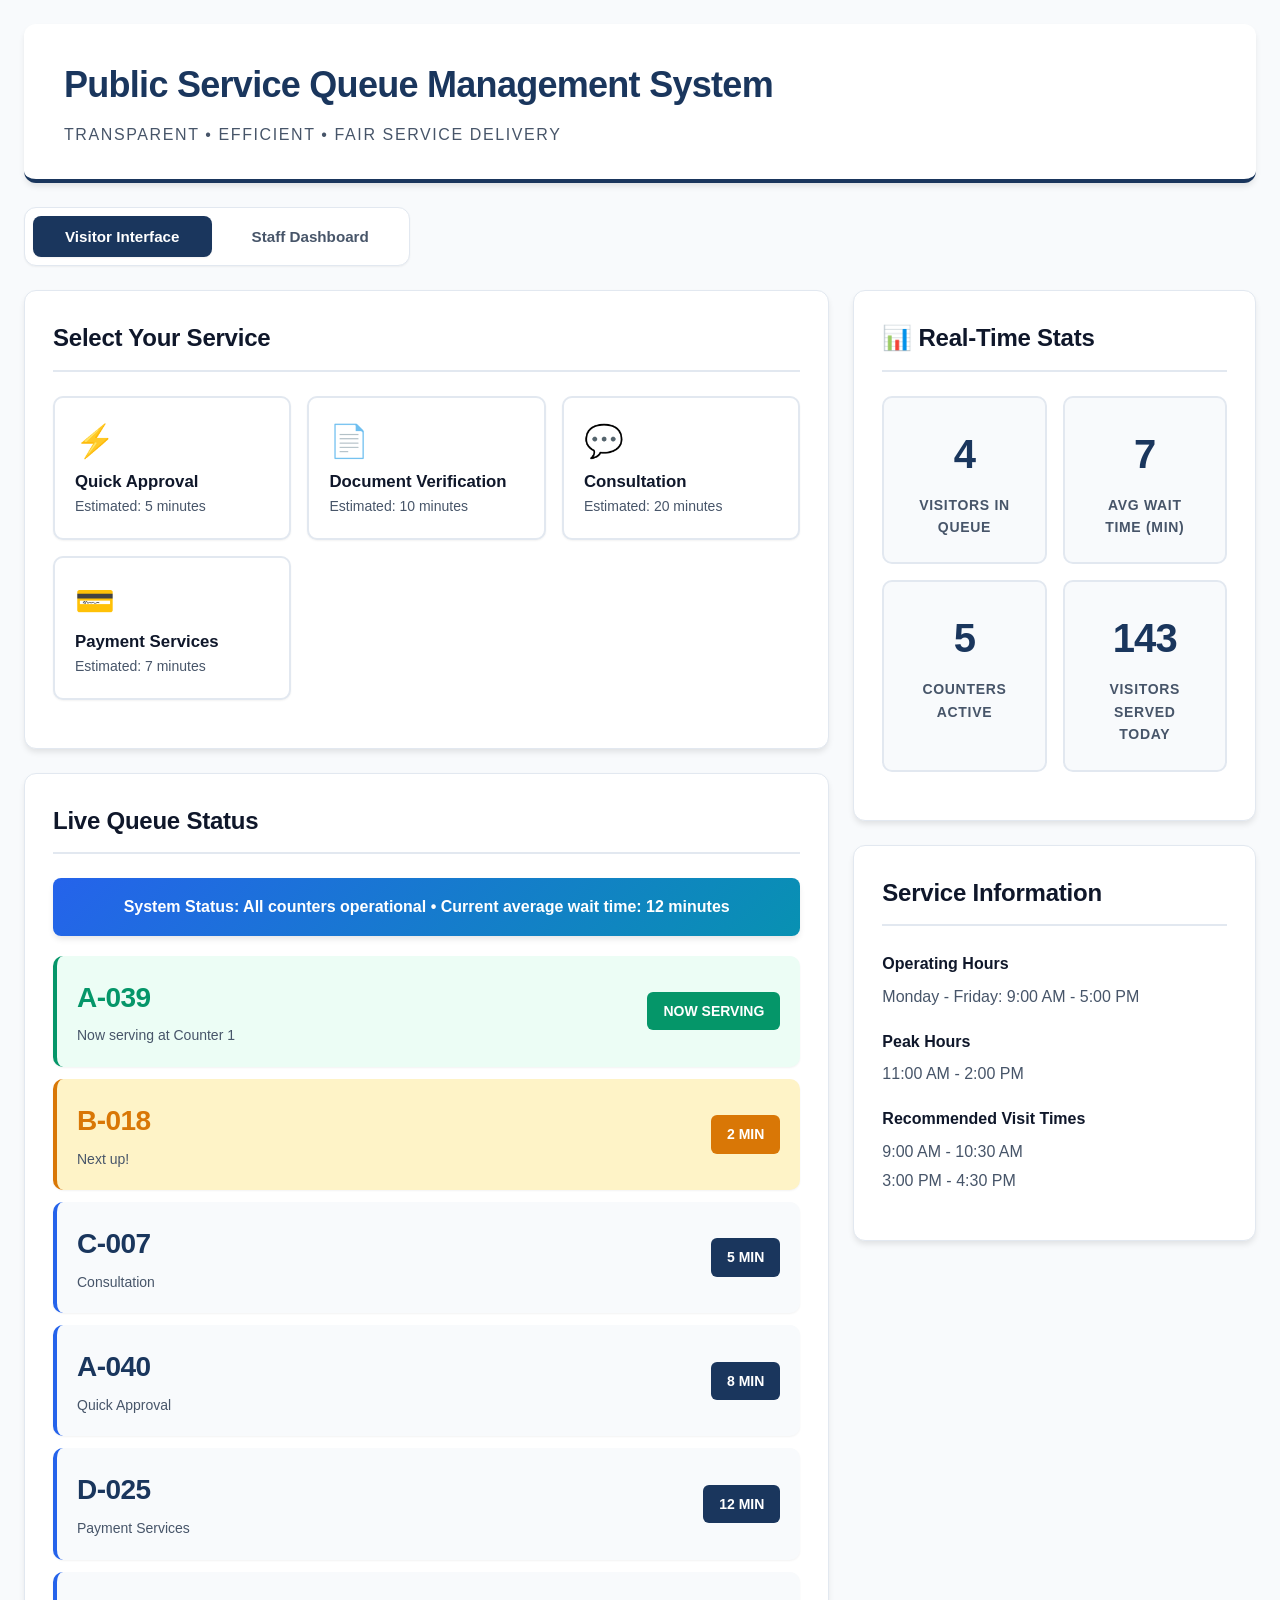
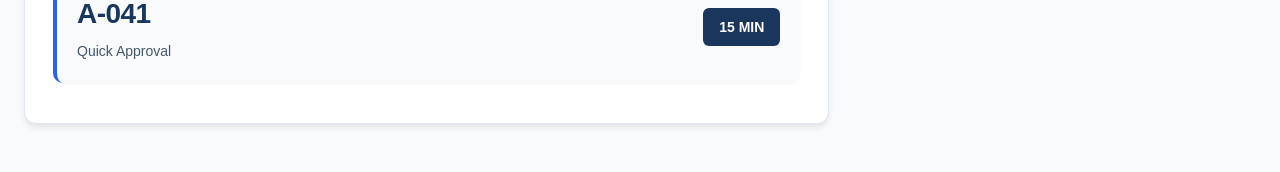
<file: index.html>
<!DOCTYPE html>
<html lang="en">
<head>
    <meta charset="UTF-8">
    <meta name="viewport" content="width=device-width, initial-scale=1.0">
    <title>Public Service Queue Management System</title>
    <link rel="stylesheet" href="style.css">
</head>
<body>
    <div class="container">
        <div class="header">
            <h1>Public Service Queue Management System</h1>
            <p>Transparent • Efficient • Fair Service Delivery</p>
        </div>

        <div class="mode-toggle">
            <button id="visitorModeBtn" class="active" onclick="switchMode('visitor')">Visitor Interface</button>
            <button id="staffModeBtn" onclick="switchMode('staff')">Staff Dashboard</button>
        </div>

        <!-- Visitor Mode -->
        <div id="visitorMode">
            <div class="main-content">
                <div>
                    <div class="card" id="serviceSelectionCard">
                        <h2>Select Your Service</h2>
                        <div class="service-selection">
                            <button class="service-btn" onclick="getToken('quick-approval')">
                                <span class="service-icon">⚡</span>
                                <div class="service-name">Quick Approval</div>
                                <div class="service-time">Estimated: 5 minutes</div>
                            </button>
                            <button class="service-btn" onclick="getToken('document-verification')">
                                <span class="service-icon">📄</span>
                                <div class="service-name">Document Verification</div>
                                <div class="service-time">Estimated: 10 minutes</div>
                            </button>
                            <button class="service-btn" onclick="getToken('consultation')">
                                <span class="service-icon">💬</span>
                                <div class="service-name">Consultation</div>
                                <div class="service-time">Estimated: 20 minutes</div>
                            </button>
                            <button class="service-btn" onclick="getToken('payment')">
                                <span class="service-icon">💳</span>
                                <div class="service-name">Payment Services</div>
                                <div class="service-time">Estimated: 7 minutes</div>
                            </button>
                        </div>
                    </div>

                    <div class="card hidden" id="myTokenCard">
                        <div class="my-token">
                            <h3>Your Queue Number</h3>
                            <div class="big-token" id="myTokenNumber">A-042</div>
                            <div class="status" id="myTokenStatus">3 visitors ahead in queue</div>
                            <div class="status">Estimated wait time: <span id="myWaitTime">15 minutes</span></div>
                            <div class="progress-indicator">
                                <div class="progress-bar" id="myProgress" style="width: 25%"></div>
                            </div>
                        </div>
                        <div class="alert">
                            <strong>Note:</strong> You may leave the premises and return when notified. Our system will alert you when your turn approaches.
                        </div>
                    </div>

                    <div class="card">
                        <h2>Live Queue Status</h2>
                        <div class="announcement">
                            <strong>System Status:</strong> All counters operational • Current average wait time: 12 minutes
                        </div>
                        <div class="queue-display" id="queueDisplay">
                            <!-- Queue items will be populated by JavaScript -->
                        </div>
                    </div>
                </div>

                <div>
                    <div class="card">
                        <h2>📊 Real-Time Stats</h2>
                        <div class="stats-grid">
                            <div class="stat-card">
                                <div class="stat-number" id="totalWaiting">24</div>
                                <div class="stat-label">Visitors in Queue</div>
                            </div>
                            <div class="stat-card">
                                <div class="stat-number" id="avgWaitTime">12</div>
                                <div class="stat-label">Avg Wait Time (min)</div>
                            </div>
                            <div class="stat-card">
                                <div class="stat-number" id="activeCounters">5</div>
                                <div class="stat-label">Counters Active</div>
                            </div>
                            <div class="stat-card">
                                <div class="stat-number" id="servedToday">143</div>
                                <div class="stat-label">Visitors Served Today</div>
                            </div>
                        </div>
                    </div>

                    <div class="card">
                        <h2>Service Information</h2>
                        <div class="info-section">
                            <p><strong>Operating Hours</strong>Monday - Friday: 9:00 AM - 5:00 PM</p>
                            <p><strong>Peak Hours</strong>11:00 AM - 2:00 PM</p>
                            <p><strong>Recommended Visit Times</strong>9:00 AM - 10:30 AM<br>3:00 PM - 4:30 PM</p>
                        </div>
                    </div>
                </div>
            </div>
        </div>

        <!-- Staff Mode -->
        <div id="staffMode" class="hidden">
            <div class="main-content">
                <div>
                    <div class="card">
                        <h2>Counter Management</h2>
                        <div class="counter-selection">
                            <button class="counter-btn active" onclick="selectCounter(1)">Counter 1</button>
                            <button class="counter-btn" onclick="selectCounter(2)">Counter 2</button>
                            <button class="counter-btn" onclick="selectCounter(3)">Counter 3</button>
                            <button class="counter-btn" onclick="selectCounter(4)">Counter 4</button>
                            <button class="counter-btn" onclick="selectCounter(5)">Counter 5</button>
                        </div>

                        <div class="alert success">
                            Currently serving: <strong id="currentToken">A-039</strong> at Counter <strong id="currentCounter">1</strong>
                        </div>

                        <div class="staff-controls">
                            <button class="control-btn" onclick="callNext()">Call Next Visitor</button>
                            <button class="control-btn warning" onclick="markNoShow()">Mark as No-Show</button>
                            <button class="control-btn" onclick="completeService()">Complete Service</button>
                            <button class="control-btn danger" onclick="pauseCounter()">Pause Counter</button>
                        </div>
                    </div>

                    <div class="card">
                        <h2>Queue Overview by Service</h2>
                        <div class="queue-display" id="staffQueueDisplay">
                            <!-- Staff queue view -->
                        </div>
                    </div>
                </div>

                <div>
                    <div class="card">
                        <h2>Performance Metrics</h2>
                        <div class="stats-grid">
                            <div class="stat-card">
                                <div class="stat-number" id="staffServedToday">143</div>
                                <div class="stat-label">Visitors Served</div>
                            </div>
                            <div class="stat-card">
                                <div class="stat-number" id="staffAvgService">8.5</div>
                                <div class="stat-label">Avg Service Time (min)</div>
                            </div>
                            <div class="stat-card">
                                <div class="stat-number" id="staffNoShows">7</div>
                                <div class="stat-label">No-Show Count</div>
                            </div>
                            <div class="stat-card">
                                <div class="stat-number" id="staffEfficiency">94</div>
                                <div class="stat-label">Service Efficiency (%)</div>
                            </div>
                        </div>
                    </div>

                    <div class="card">
                        <h2>Quick Actions</h2>
                        <div class="staff-controls">
                            <button class="control-btn" onclick="sendAnnouncement()">Send Announcement</button>
                            <button class="control-btn warning" onclick="viewAnalytics()">View Analytics</button>
                            <button class="control-btn" onclick="printQueue()">Print Queue List</button>
                        </div>
                    </div>

                    <div class="card">
                        <h2>System Status</h2>
                        <div class="info-section">
                            <div class="status-indicator">
                                <span class="status-dot"></span>
                                <span>System Online</span>
                            </div>
                            <div class="status-indicator">
                                <span class="status-dot"></span>
                                <span>All Counters Active</span>
                            </div>
                            <div class="status-indicator">
                                <span class="status-dot"></span>
                                <span>Notification System OK</span>
                            </div>
                            <div class="status-indicator">
                                <span class="status-dot warning"></span>
                                <span>Peak Load Expected</span>
                            </div>
                        </div>
                    </div>
                </div>
            </div>
        </div>
    </div>

    <script src="script.js"></script>
</body>
</html>
</file>
<file: style.css>
* {
    margin: 0;
    padding: 0;
    box-sizing: border-box;
}

:root {
    --primary-color: #1a365d;
    --secondary-color: #2563eb;
    --accent-color: #0891b2;
    --success-color: #059669;
    --warning-color: #d97706;
    --danger-color: #dc2626;
    --light-bg: #f8fafc;
    --card-bg: #ffffff;
    --text-primary: #0f172a;
    --text-secondary: #475569;
    --border-color: #e2e8f0;
    --shadow-sm: 0 1px 2px 0 rgba(0, 0, 0, 0.05);
    --shadow-md: 0 4px 6px -1px rgba(0, 0, 0, 0.1);
    --shadow-lg: 0 10px 15px -3px rgba(0, 0, 0, 0.1);
    --shadow-xl: 0 20px 25px -5px rgba(0, 0, 0, 0.1);
}

body {
    font-family: 'Inter', -apple-system, BlinkMacSystemFont, 'Segoe UI', Roboto, 'Helvetica Neue', Arial, sans-serif;
    background: var(--light-bg);
    min-height: 100vh;
    padding: 24px;
    color: var(--text-primary);
    line-height: 1.6;
}

.container {
    max-width: 1400px;
    margin: 0 auto;
}

.header {
    background: var(--card-bg);
    padding: 32px 40px;
    border-radius: 12px;
    box-shadow: var(--shadow-md);
    margin-bottom: 24px;
    border-bottom: 4px solid var(--primary-color);
}

.header h1 {
    color: var(--primary-color);
    font-size: 2.25em;
    margin-bottom: 8px;
    font-weight: 700;
    letter-spacing: -0.02em;
}

.header p {
    color: var(--text-secondary);
    font-size: 1em;
    font-weight: 500;
    text-transform: uppercase;
    letter-spacing: 0.1em;
}

.mode-toggle {
    background: var(--card-bg);
    padding: 8px;
    border-radius: 12px;
    margin-bottom: 24px;
    display: inline-flex;
    gap: 8px;
    box-shadow: var(--shadow-sm);
    border: 1px solid var(--border-color);
}

.mode-toggle button {
    background: transparent;
    color: var(--text-secondary);
    border: none;
    padding: 12px 32px;
    border-radius: 8px;
    cursor: pointer;
    font-size: 0.95em;
    font-weight: 600;
    transition: all 0.2s ease;
}

.mode-toggle button:hover {
    background: var(--light-bg);
    color: var(--text-primary);
}

.mode-toggle button.active {
    background: var(--primary-color);
    color: white;
    box-shadow: var(--shadow-sm);
}

.main-content {
    display: grid;
    grid-template-columns: 2fr 1fr;
    gap: 24px;
}

.card {
    background: var(--card-bg);
    padding: 28px;
    border-radius: 12px;
    box-shadow: var(--shadow-md);
    border: 1px solid var(--border-color);
    margin-bottom: 24px;
}

.card h2 {
    color: var(--text-primary);
    margin-bottom: 24px;
    font-size: 1.5em;
    font-weight: 700;
    border-bottom: 2px solid var(--border-color);
    padding-bottom: 12px;
    letter-spacing: -0.01em;
}

.service-selection {
    display: grid;
    grid-template-columns: repeat(auto-fit, minmax(220px, 1fr));
    gap: 16px;
    margin-bottom: 20px;
}

.service-btn {
    background: var(--card-bg);
    color: var(--text-primary);
    border: 2px solid var(--border-color);
    padding: 24px 20px;
    border-radius: 10px;
    cursor: pointer;
    font-size: 1em;
    transition: all 0.2s ease;
    text-align: left;
    box-shadow: var(--shadow-sm);
}

.service-btn:hover {
    border-color: var(--secondary-color);
    box-shadow: var(--shadow-md);
    transform: translateY(-2px);
}

.service-btn .service-icon {
    font-size: 2em;
    margin-bottom: 12px;
    display: block;
}

.service-btn .service-name {
    font-weight: 700;
    font-size: 1.05em;
    margin-bottom: 6px;
    color: var(--text-primary);
}

.service-btn .service-time {
    font-size: 0.875em;
    color: var(--text-secondary);
    font-weight: 500;
}

.queue-display {
    margin-top: 20px;
}

.queue-item {
    background: var(--light-bg);
    padding: 20px;
    margin-bottom: 12px;
    border-radius: 10px;
    border-left: 4px solid var(--secondary-color);
    display: flex;
    justify-content: space-between;
    align-items: center;
    transition: all 0.2s ease;
    box-shadow: var(--shadow-sm);
}

.queue-item:hover {
    box-shadow: var(--shadow-md);
}

.queue-item.now-serving {
    background: #ecfdf5;
    border-left-color: var(--success-color);
    animation: pulse 2s infinite;
}

.queue-item.next-up {
    background: #fef3c7;
    border-left-color: var(--warning-color);
}

@keyframes pulse {
    0%, 100% { opacity: 1; }
    50% { opacity: 0.95; }
}

.token-number {
    font-size: 1.75em;
    font-weight: 800;
    color: var(--primary-color);
    letter-spacing: -0.02em;
}

.queue-item.now-serving .token-number {
    color: var(--success-color);
}

.queue-item.next-up .token-number {
    color: var(--warning-color);
}

.wait-time {
    background: var(--primary-color);
    color: white;
    padding: 8px 16px;
    border-radius: 6px;
    font-size: 0.875em;
    font-weight: 600;
}

.queue-item.now-serving .wait-time {
    background: var(--success-color);
}

.queue-item.next-up .wait-time {
    background: var(--warning-color);
}

.stats-grid {
    display: grid;
    grid-template-columns: repeat(2, 1fr);
    gap: 16px;
    margin-bottom: 20px;
}

.stat-card {
    background: var(--light-bg);
    border: 2px solid var(--border-color);
    padding: 24px;
    border-radius: 10px;
    text-align: center;
    transition: all 0.2s ease;
}

.stat-card:hover {
    border-color: var(--secondary-color);
    box-shadow: var(--shadow-md);
}

.stat-number {
    font-size: 2.5em;
    font-weight: 800;
    margin-bottom: 8px;
    color: var(--primary-color);
    letter-spacing: -0.02em;
}

.stat-label {
    font-size: 0.875em;
    color: var(--text-secondary);
    font-weight: 600;
    text-transform: uppercase;
    letter-spacing: 0.05em;
}

.staff-controls {
    display: grid;
    gap: 12px;
}

.control-btn {
    background: var(--success-color);
    color: white;
    border: none;
    padding: 16px 20px;
    border-radius: 8px;
    cursor: pointer;
    font-size: 0.95em;
    font-weight: 600;
    transition: all 0.2s ease;
    box-shadow: var(--shadow-sm);
    text-align: left;
}

.control-btn:hover {
    transform: translateY(-1px);
    box-shadow: var(--shadow-md);
    opacity: 0.9;
}

.control-btn.danger {
    background: var(--danger-color);
}

.control-btn.warning {
    background: var(--warning-color);
    color: white;
}

.my-token {
    background: linear-gradient(135deg, var(--success-color) 0%, var(--accent-color) 100%);
    color: white;
    padding: 36px;
    border-radius: 12px;
    text-align: center;
    margin-bottom: 20px;
    box-shadow: var(--shadow-lg);
}

.my-token h3 {
    font-size: 1.125em;
    margin-bottom: 16px;
    font-weight: 600;
    opacity: 0.95;
}

.my-token .big-token {
    font-size: 4.5em;
    font-weight: 800;
    margin: 24px 0;
    letter-spacing: -0.02em;
}

.my-token .status {
    font-size: 1.125em;
    margin-bottom: 12px;
    font-weight: 500;
}

.alert {
    background: #fef3c7;
    border-left: 4px solid var(--warning-color);
    padding: 16px 20px;
    border-radius: 8px;
    margin-bottom: 20px;
    color: #92400e;
    box-shadow: var(--shadow-sm);
}

.alert.success {
    background: #ecfdf5;
    border-left-color: var(--success-color);
    color: #065f46;
}

.alert strong {
    font-weight: 700;
}

.hidden {
    display: none;
}

.counter-selection {
    display: grid;
    grid-template-columns: repeat(auto-fit, minmax(100px, 1fr));
    gap: 12px;
    margin-bottom: 20px;
}

.counter-btn {
    background: var(--card-bg);
    border: 2px solid var(--border-color);
    color: var(--text-primary);
    padding: 16px;
    border-radius: 8px;
    cursor: pointer;
    font-weight: 700;
    transition: all 0.2s ease;
    box-shadow: var(--shadow-sm);
}

.counter-btn:hover {
    border-color: var(--secondary-color);
    box-shadow: var(--shadow-md);
}

.counter-btn.active {
    background: var(--primary-color);
    color: white;
    border-color: var(--primary-color);
}

.announcement {
    background: linear-gradient(135deg, var(--secondary-color) 0%, var(--accent-color) 100%);
    color: white;
    padding: 16px 20px;
    border-radius: 8px;
    margin-bottom: 20px;
    text-align: center;
    font-weight: 600;
    box-shadow: var(--shadow-md);
}

@media (max-width: 768px) {
    .main-content {
        grid-template-columns: 1fr;
    }

    .header h1 {
        font-size: 1.75em;
    }

    .stats-grid {
        grid-template-columns: 1fr;
    }

    body {
        padding: 16px;
    }
}

.progress-indicator {
    width: 100%;
    height: 8px;
    background: rgba(255, 255, 255, 0.3);
    border-radius: 4px;
    overflow: hidden;
    margin-top: 16px;
}

.progress-bar {
    height: 100%;
    background: white;
    transition: width 0.3s ease;
    border-radius: 4px;
}

.info-section {
    line-height: 1.8;
    color: var(--text-secondary);
}

.info-section p {
    margin-bottom: 16px;
}

.info-section strong {
    color: var(--text-primary);
    font-weight: 700;
    display: block;
    margin-bottom: 4px;
}

.status-indicator {
    display: inline-flex;
    align-items: center;
    gap: 8px;
    padding: 8px 12px;
    background: var(--light-bg);
    border-radius: 6px;
    margin-bottom: 12px;
    font-size: 0.875em;
    font-weight: 600;
}

.status-dot {
    width: 8px;
    height: 8px;
    border-radius: 50%;
    background: var(--success-color);
}

.status-dot.warning {
    background: var(--warning-color);
}

.queue-item-service {
    color: var(--text-secondary);
    font-size: 0.875em;
    margin-top: 4px;
    font-weight: 500;
}
</file>
